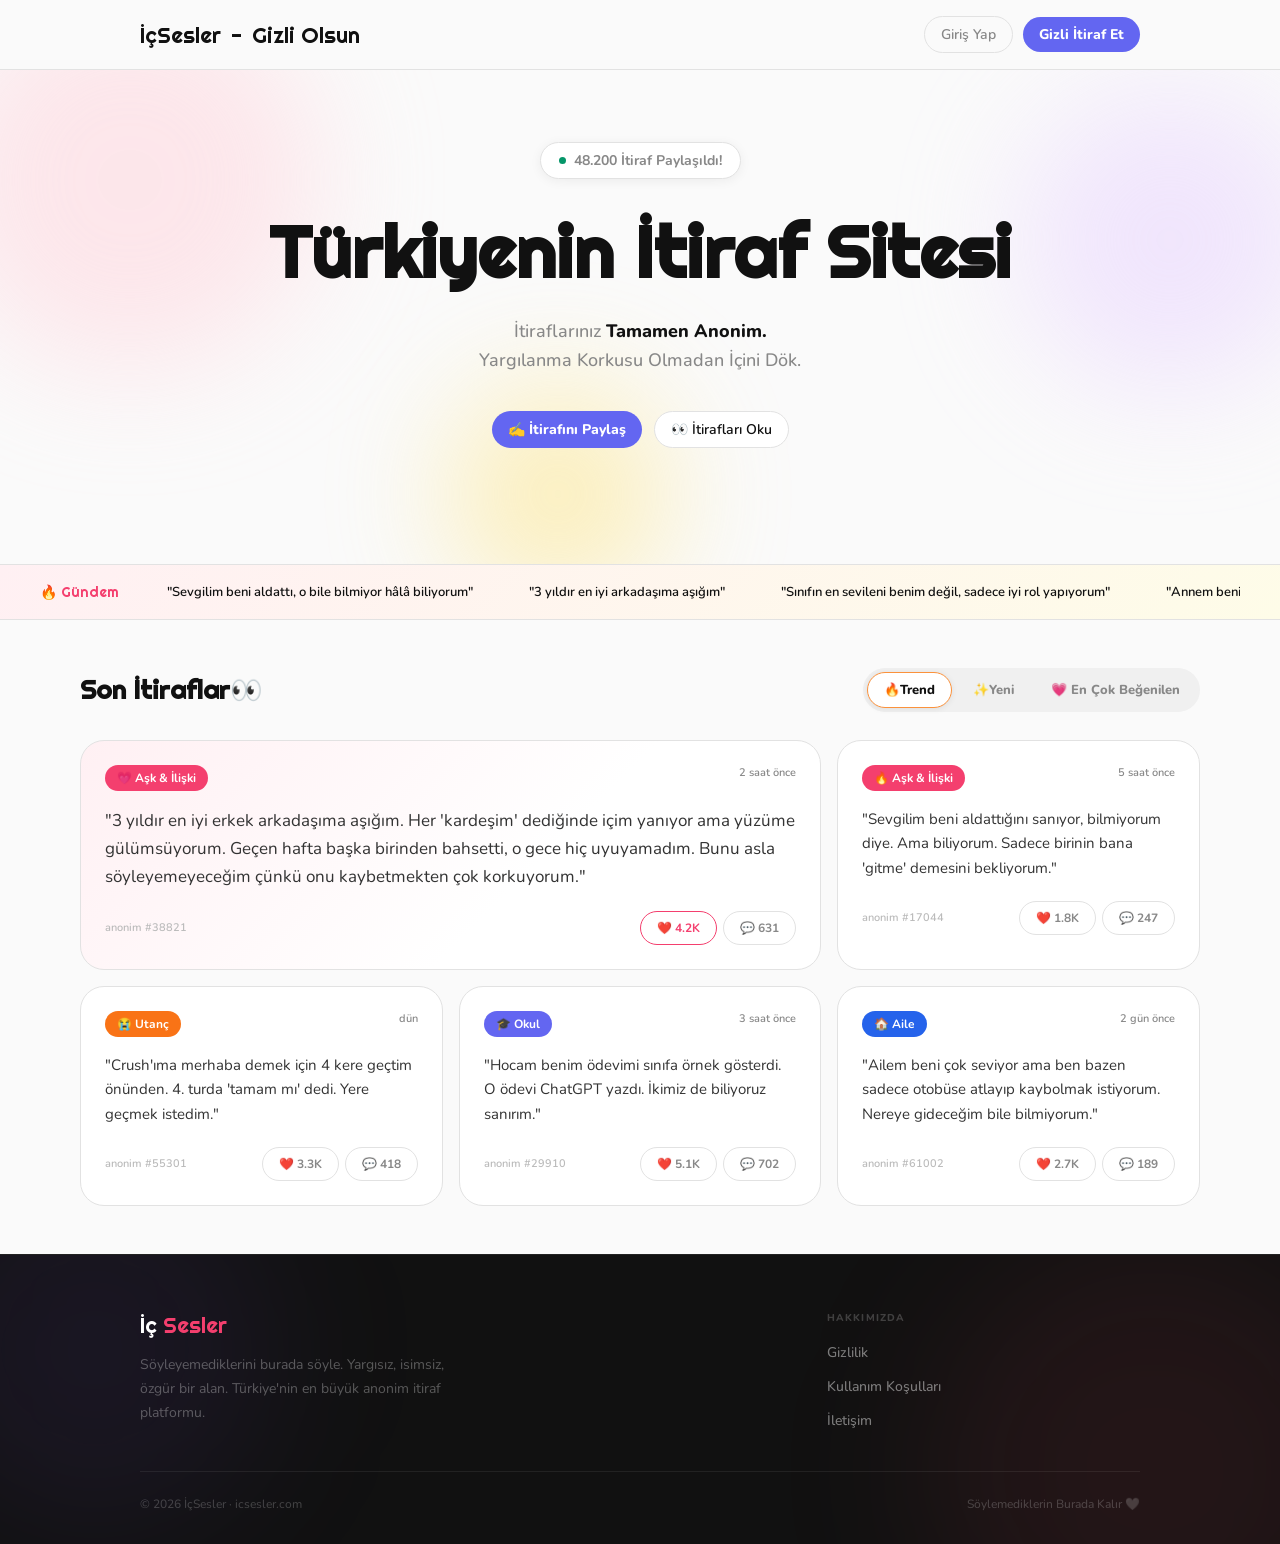
<file: index.html>
<!DOCTYPE html>
<html lang="tr">

<head>

<meta charset="UTF-8">
<meta name="viewport" content="width=device-width, initial-scale=1.0">
<title>İçSesler — İtiraflarını Paylaş</title>
<link href="https://fonts.googleapis.com/css2?family=Righteous&family=Nunito:ital,wght@0,400;0,500;0,600;0,700;0,800;1,400;1,600&display=swap" rel="stylesheet">
<link rel="stylesheet" href="public/css/style.css">

</head>

<body>

<!-- NAV -->
<nav>
  <div class="nav-inner">
    <a href="/index.html" class="logo">
      <span class="">İçSesler</span>-<span class="">Gizli Olsun</span>
    </a>
    <div class="nav-right">
      <a href="#" class="btn nav-login-btn">Giriş Yap</a>
      <button type="button" class="btn nav-cta-btn">Gizli İtiraf Et</button>
    </div>    
  </div>
</nav>

<!-- HERO -->
<section class="hero">

  <div class="hero-bg-blobs">
    <div class="hblob hblob-1"></div>
    <div class="hblob hblob-2"></div>
    <div class="hblob hblob-3"></div>
  </div>
  
  <div class="hero-inner">

    <div class="hero-badge">
      <span class="live-dot"></span>48.200 İtiraf Paylaşıldı!
    </div>

    <h1 class="hero-title">Türkiyenin İtiraf Sitesi</h1>

    <p class="hero-sub"> İtiraflarınız <strong>Tamamen Anonim.</strong> <br> Yargılanma Korkusu Olmadan İçini Dök.</p>

    <div class="hero-actions">
      <a href="#" class="btn btn-primary">✍️ İtirafını Paylaş</a>
      <a href="#gonderiler" class="btn btn-secondary">👀 İtirafları Oku</a>
    </div>

  </div>
</section>

<!-- HOT STRIP -->
<div class="hot-strip">
  <div class="hot-label">🔥 Gündem</div>
  <div class="hot-scroll">
    <div class="hot-track">
      <span class="hot-item">"Sevgilim beni aldattı, o bile bilmiyor hâlâ biliyorum"</span>
      <span class="hot-item">"3 yıldır en iyi arkadaşıma aşığım"</span>
      <span class="hot-item">"Sınıfın en sevileni benim değil, sadece iyi rol yapıyorum"</span>
      <span class="hot-item">"Annem benim yazdığım şiirleri okuyup ağladı, bilmiyor ki ben yazdım"</span>
      <span class="hot-item">"Exim beni terk ettiğinde aslında sevinmiştim"</span>
      <span class="hot-item">"Sevgilim beni aldattı, o bile bilmiyor hâlâ biliyorum"</span>
      <span class="hot-item">"3 yıldır en iyi arkadaşıma aşığım"</span>
      <span class="hot-item">"Sınıfın en sevileni benim değil, sadece iyi rol yapıyorum"</span>
      <span class="hot-item">"Annem benim yazdığım şiirleri okuyup ağladı, bilmiyor ki ben yazdım" </span>
      <span class="hot-item">"Exim beni terk ettiğinde aslında sevinmiştim"</span>
    </div>
  </div>
</div>

<!-- FEED -->
<section class="section-feed" id="gonderiler">
  <div class="feed-header">
    <h2 class="feed-title">Son İtiraflar👀</h2>
    <div class="feed-tabs">
      <button type="button" class="btn feed-tab-btn active">🔥Trend</button>
      <button type="button" class="btn feed-tab-btn">✨Yeni</button>
      <button type="button" class="btn feed-tab-btn">💗 En Çok Beğenilen</button>
    </div>
  </div>

  <div class="cards-grid">

    <div class="icard featured">
      <div class="icard-top">

        <span class="cat-pill icard-cat love">💗 Aşk & İlişki</span>
        <span class="icard-time">2 saat önce</span>

      </div>

      <p class="icard-text">
        "3 yıldır en iyi erkek arkadaşıma aşığım. Her 'kardeşim' dediğinde içim yanıyor ama yüzüme gülümsüyorum. Geçen hafta başka birinden bahsetti, o gece hiç uyuyamadım. Bunu asla söyleyemeyeceğim çünkü onu kaybetmekten çok korkuyorum."
      </p>

      <div class="icard-bottom">

        <span class="icard-id">anonim #38821</span>

        <div class="icard-reacts">

          <button type="button" class="btn react-btn liked">❤️ 4.2K</button>
          <button type="button" class="btn react-btn">💬 631</button>

        </div>

      </div>

    </div>

    <div class="icard">
      <div class="icard-top">
        <span class="cat-pill icard-cat love">🔥 Aşk & İlişki</span>
        <span class="icard-time">5 saat önce</span>
      </div>
      <p class="icard-text">"Sevgilim beni aldattığını sanıyor, bilmiyorum diye. Ama biliyorum. Sadece birinin bana 'gitme' demesini bekliyorum."</p>
      <div class="icard-bottom">
        <span class="icard-id">anonim #17044</span>
        <div class="icard-reacts">
          <button type="button" class="btn react-btn">❤️ 1.8K</button>
          <button type="button" class="btn react-btn">💬 247</button>
        </div>
      </div>
    </div>

    <div class="icard">
      <div class="icard-top">
        <span class="cat-pill icard-cat funny">😭 Utanç</span>
        <span class="icard-time">dün</span>
      </div>
      <p class="icard-text">"Crush'ıma merhaba demek için 4 kere geçtim önünden. 4. turda 'tamam mı' dedi. Yere geçmek istedim."</p>
      <div class="icard-bottom">
        <span class="icard-id">anonim #55301</span>
        <div class="icard-reacts">
          <button type="button" class="btn react-btn">❤️ 3.3K</button>
          <button type="button" class="btn react-btn">💬 418</button>
        </div>
      </div>
    </div>

    <div class="icard">
      <div class="icard-top">
        <span class="cat-pill icard-cat school">🎓 Okul</span>
        <span class="icard-time">3 saat önce</span>
      </div>
      <p class="icard-text">"Hocam benim ödevimi sınıfa örnek gösterdi. O ödevi ChatGPT yazdı. İkimiz de biliyoruz sanırım."</p>
      <div class="icard-bottom">
        <span class="icard-id">anonim #29910</span>
        <div class="icard-reacts">
          <button type="button" class="btn react-btn">❤️ 5.1K</button>
          <button type="button" class="btn react-btn">💬 702</button>
        </div>
      </div>
    </div>

    <div class="icard">
      <div class="icard-top">
        <span class="cat-pill icard-cat family">🏠 Aile</span>
        <span class="icard-time">2 gün önce</span>
      </div>
      <p class="icard-text">"Ailem beni çok seviyor ama ben bazen sadece otobüse atlayıp kaybolmak istiyorum. Nereye gideceğim bile bilmiyorum."</p>
      <div class="icard-bottom">
        <span class="icard-id">anonim #61002</span>
        <div class="icard-reacts">
          <button type="button" class="btn react-btn">❤️ 2.7K</button>
          <button type="button" class="btn react-btn">💬 189</button>
        </div>
      </div>
    </div>

  </div>
</section>

<!-- FOOTER -->
<footer>
  <div class="footer-blob footer-blob-1"></div>
  <div class="footer-blob footer-blob-2"></div>

  <div class="footer-inner">
    <div class="footer-top">
      <div>
        <a href="index.html" class="footer-logo">İç<span class="pink">Sesler</span></a>
        <p class="footer-desc">Söyleyemediklerini burada söyle. Yargısız, isimsiz, özgür bir alan. Türkiye'nin en büyük anonim itiraf platformu.</p>
      </div>
      <div class="footer-col">
        <h4>Hakkımızda</h4>
        <ul>
          <li><a href="#">Gizlilik</a></li>
          <li><a href="#">Kullanım Koşulları</a></li>
          <li><a href="#">İletişim</a></li>
        </ul>
      </div>
    </div>

    <div class="footer-bottom">
      <span>© <span class="site-date"></span> İçSesler · icsesler.com</span>
      <span>Söylemediklerin Burada Kalır 🤍</span>
    </div>
  </div>
</footer>

<script src="public/js/index.js"></script>

</body>
</html>
</file>
<file: public/css/style.css>
@import url("base.css");
@import url("nav.css");
@import url("hero.css");
@import url("button.css");
@import url("hot.css");
@import url("feed.css");
@import url("cat-pill.css");
@import url("footer.css");
</file>
